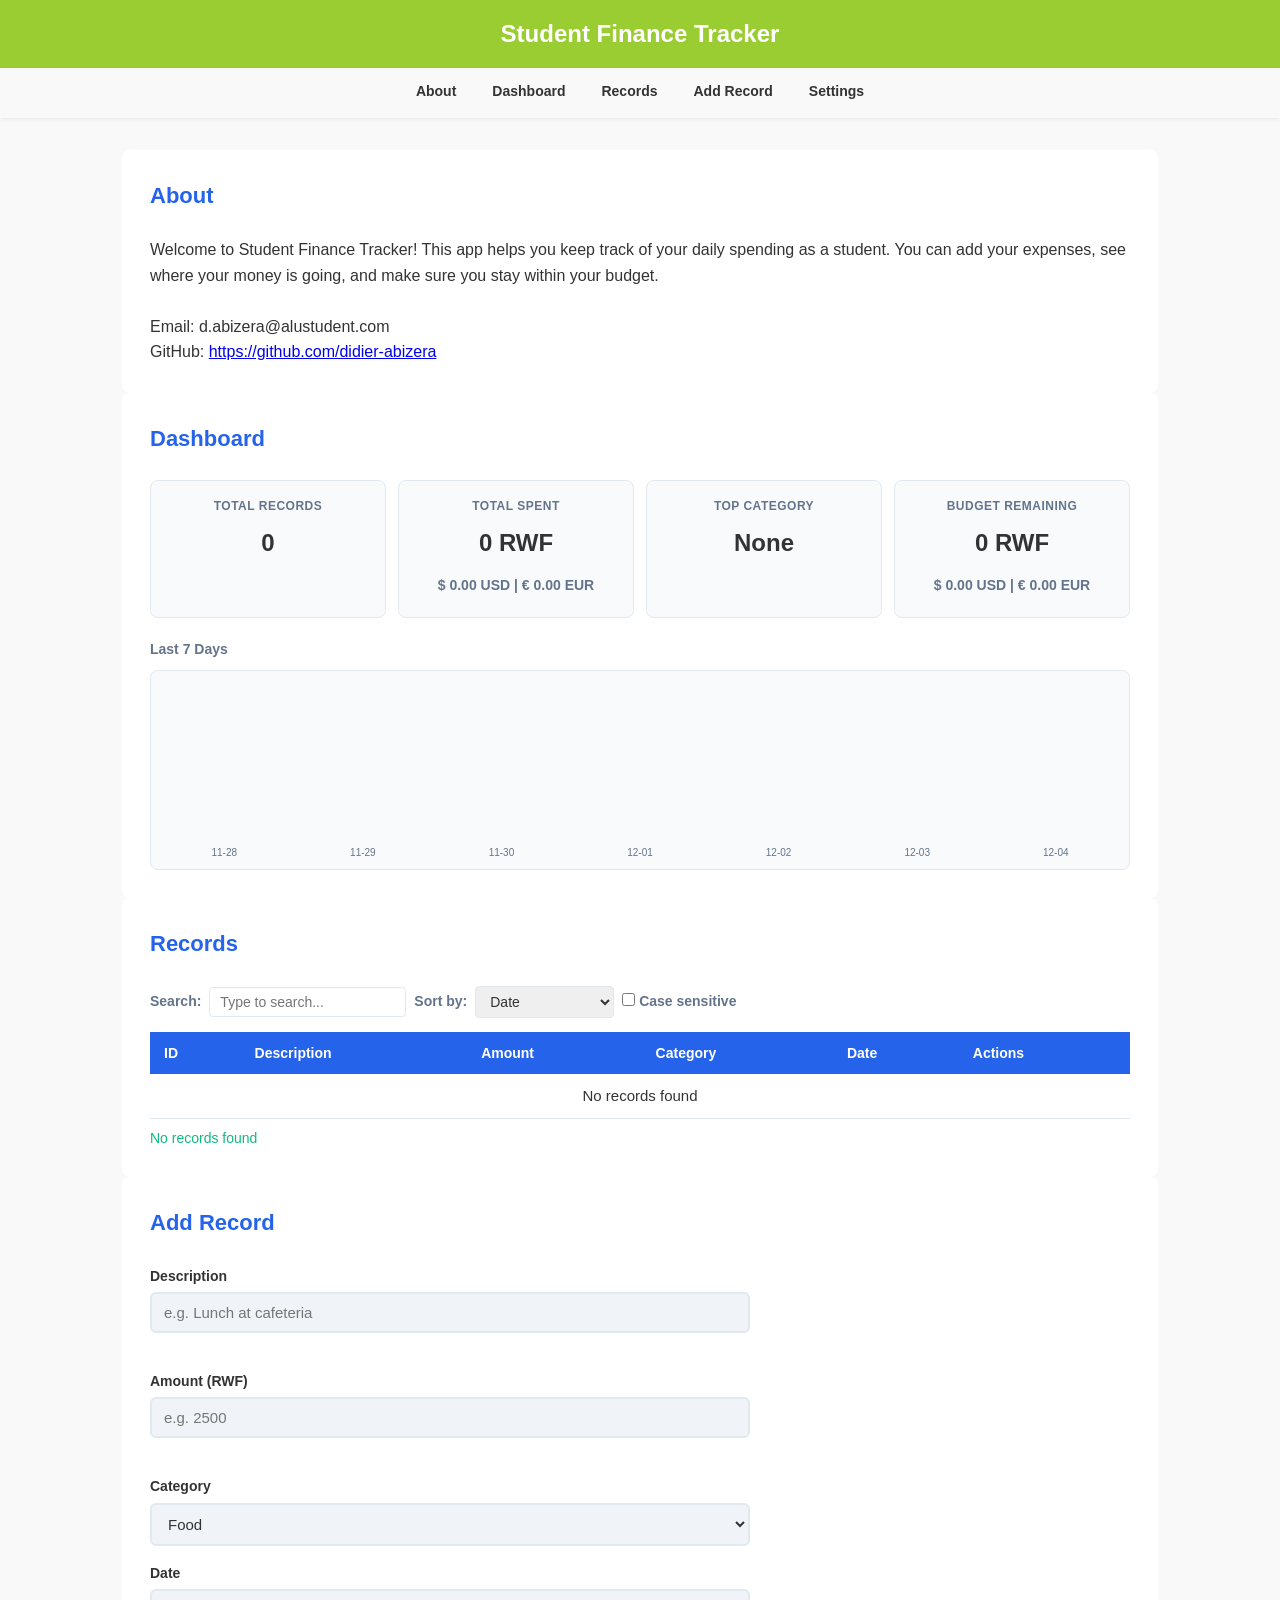
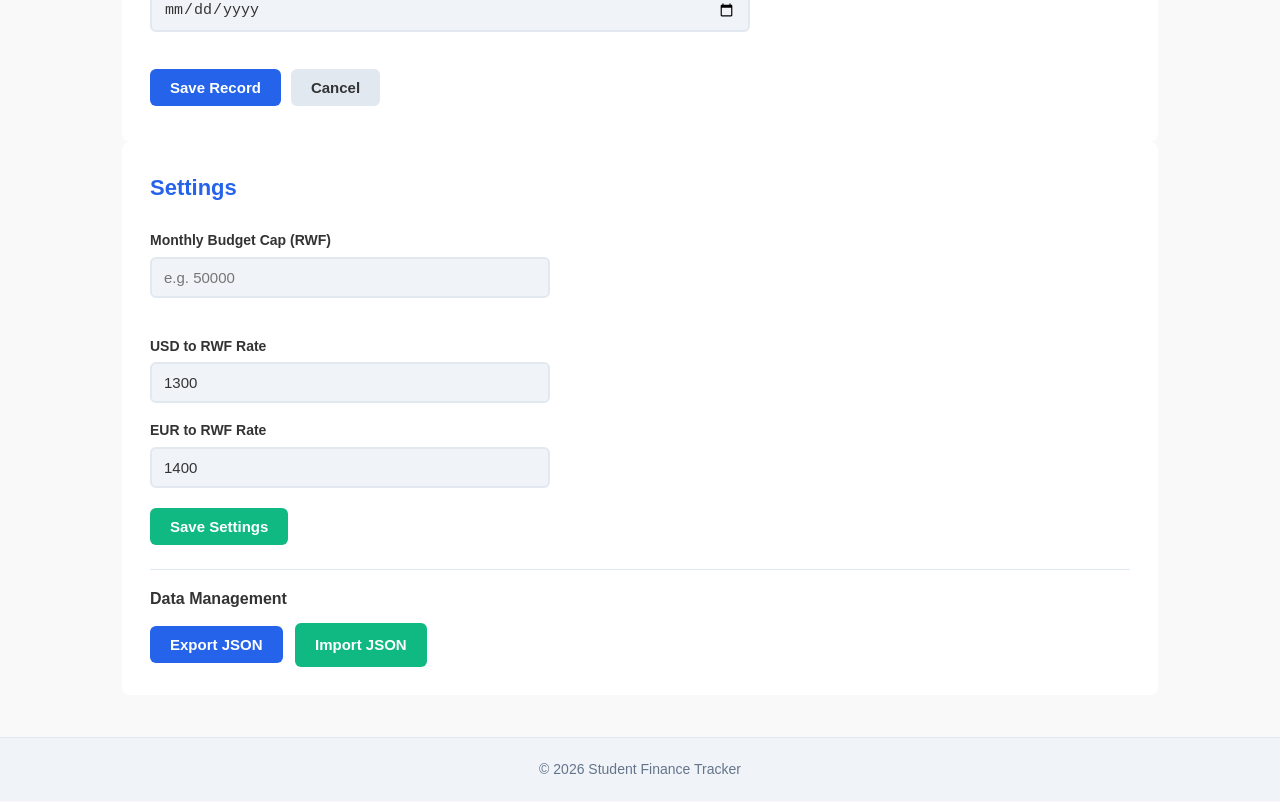
<file: index.html>
<!DOCTYPE html>
<html lang="en">
<head>
  <meta charset="UTF-8" />
  <meta name="viewport" content="width=device-width, initial-scale=1.0" />
  <title>Student Finance Tracker</title>
  <link rel="stylesheet" href="styles/main.css" />
</head>
<body>

  <!-- skip link for keyboard users -->
  <a href="#main-content" class="skip-link">Skip to main content</a>

  <!-- header -->
  <header class="site-header">
    <h1>Student Finance Tracker</h1>
    <button class="nav-toggle" aria-label="Toggle navigation">&#9776;</button>
  </header>

  <!-- navigation -->
  <nav class="site-nav" aria-label="Main navigation">
    <ul role="list">
      <li><a href="#about">About</a></li>
      <li><a href="#dashboard">Dashboard</a></li>
      <li><a href="#records">Records</a></li>
      <li><a href="#add-record">Add Record</a></li>
      <li><a href="#settings">Settings</a></li>
    </ul>
  </nav>

  <!-- main content -->
  <main id="main-content">

    <!-- about section -->
    <section id="about" class="active" aria-labelledby="about-heading">
      <h2 id="about-heading">About</h2>
      <p>Welcome to Student Finance Tracker! This app helps you keep track of your daily spending as a student. You can add your expenses, see where your money is going, and make sure you stay within your budget.</p>
      <br />
      <p>Email: d.abizera@alustudent.com</p>
      <p>GitHub: <a href="https://github.com/didier-abizera" target="_blank">https://github.com/didier-abizera</a></p>
    </section>

    <!-- dashboard section -->
    <section id="dashboard" aria-labelledby="dashboard-heading">
      <h2 id="dashboard-heading">Dashboard</h2>
      <div class="stats-grid">
        <div class="stat-card">
          <h3>Total Records</h3>
          <p id="total-records">0</p>
        </div>
        <div class="stat-card">
          <h3>Total Spent</h3>
          <p id="total-spent">0.00</p>
        </div>
        <div class="stat-card">
          <h3>Top Category</h3>
          <p id="top-category">None</p>
        </div>
        <div class="stat-card">
          <h3>Budget Remaining</h3>
          <p id="budget-remaining">0.00</p>
        </div>
      </div>
      <div class="chart-container">
        <h3>Last 7 Days</h3>
        <div id="chart" aria-label="Last 7 days spending chart"></div>
      </div>
      <div id="budget-alert" role="status" aria-live="polite"></div>
    </section>

    <!-- records section -->
    <section id="records" aria-labelledby="records-heading">
      <h2 id="records-heading">Records</h2>
      <div class="table-controls">
        <label for="search-input">Search:</label>
        <input type="text" id="search-input" placeholder="Type to search..." />
        <label for="sort-select">Sort by:</label>
        <select id="sort-select">
          <option value="date">Date</option>
          <option value="description">Description A-Z</option>
          <option value="amount">Amount</option>
        </select>
        <label>
          <input type="checkbox" id="case-toggle" />
          Case sensitive
        </label>
      </div>
      <div class="table-wrapper">
        <table id="records-table">
          <thead>
            <tr>
              <th scope="col">ID</th>
              <th scope="col">Description</th>
              <th scope="col">Amount</th>
              <th scope="col">Category</th>
              <th scope="col">Date</th>
              <th scope="col">Actions</th>
            </tr>
          </thead>
          <tbody id="records-body">
          </tbody>
        </table>
      </div>
      <div id="records-status" role="status" aria-live="polite"></div>
    </section>

    <!--Add Record Section -->
    <section id="add-record" aria-labelledby="form-heading">
      <h2 id="form-heading">Add Record</h2>
      <form id="record-form" novalidate>
        <div class="form-group">
          <label for="desc-input">Description</label>
          <input type="text" id="desc-input" name="description" placeholder="e.g. Lunch at cafeteria" required />
          <span class="error" id="desc-error" aria-live="polite"></span>
        </div>
        <div class="form-group">
          <label for="amount-input">Amount (RWF)</label>
          <input type="text" id="amount-input" name="amount" placeholder="e.g. 2500" required />
          <span class="error" id="amount-error" aria-live="polite"></span>
        </div>
        <div class="form-group">
          <label for="category-select">Category</label>
          <select id="category-select" name="category">
            <option value="Food">Food</option>
            <option value="Books">Books</option>
            <option value="Transport">Transport</option>
            <option value="Entertainment">Entertainment</option>
            <option value="Fees">Fees</option>
            <option value="Other">Other</option>
          </select>
        </div>
        <div class="form-group">
          <label for="date-input">Date</label>
          <input type="date" id="date-input" name="date" required />
          <span class="error" id="date-error" aria-live="polite"></span>
        </div>
        <div class="form-actions">
          <button type="submit" id="submit-btn">Save Record</button>
          <button type="button" id="cancel-btn">Cancel</button>
        </div>
        <div id="form-status" role="status" aria-live="polite"></div>
      </form>
    </section>

    <!-- Settings Section -->
    <section id="settings" aria-labelledby="settings-heading">
      <h2 id="settings-heading">Settings</h2>
      <form id="settings-form" novalidate>
        <div class="form-group">
          <label for="budget-cap">Monthly Budget Cap (RWF)</label>
          <input type="text" id="budget-cap" placeholder="e.g. 50000" />
          <span class="error" id="budget-error" aria-live="polite"></span>
        </div>
        <div class="form-group">
          <label for="usd-rate">USD to RWF Rate</label>
          <input type="text" id="usd-rate" placeholder="e.g. 1300" />
        </div>
        <div class="form-group">
          <label for="eur-rate">EUR to RWF Rate</label>
          <input type="text" id="eur-rate" placeholder="e.g. 1400" />
        </div>
        <button type="submit">Save Settings</button>
      </form>
      <div class="import-export">
        <h3>Data Management</h3>
        <button id="export-btn">Export JSON</button>
        <label for="import-input" class="import-label">Import JSON</label>
        <input type="file" id="import-input" accept=".json" />
      </div>
    </section>

  </main>

  <!-- footer -->
  <footer class="site-footer">
    <p>&copy; 2026 Student Finance Tracker </p>
  </footer>

  <!-- Javascript Files loaded in order -->
  <script src="scripts/storage.js"></script>
  <script src="scripts/state.js"></script>
  <script src="scripts/validators.js"></script>
  <script src="scripts/search.js"></script>
  <script src="scripts/ui.js"></script>

  <script>
    // hamburger menu toggle for mobile
    var navToggle = document.querySelector('.nav-toggle');
    var siteNav = document.querySelector('.site-nav');

    navToggle.addEventListener('click', function() {
      siteNav.classList.toggle('open');
    });

    // highlight active nav link when clicked
    var navLinks = document.querySelectorAll('.site-nav a');

    navLinks.forEach(function(link) {
      link.addEventListener('click', function() {
        navLinks.forEach(function(l) {
          l.classList.remove('active');
        });
        link.classList.add('active');
        siteNav.classList.remove('open');
      });
    });

    // start the app
    initState();
    initUI();
    renderStats();
    refreshTable();
  </script>


</body>
</html>
</file>
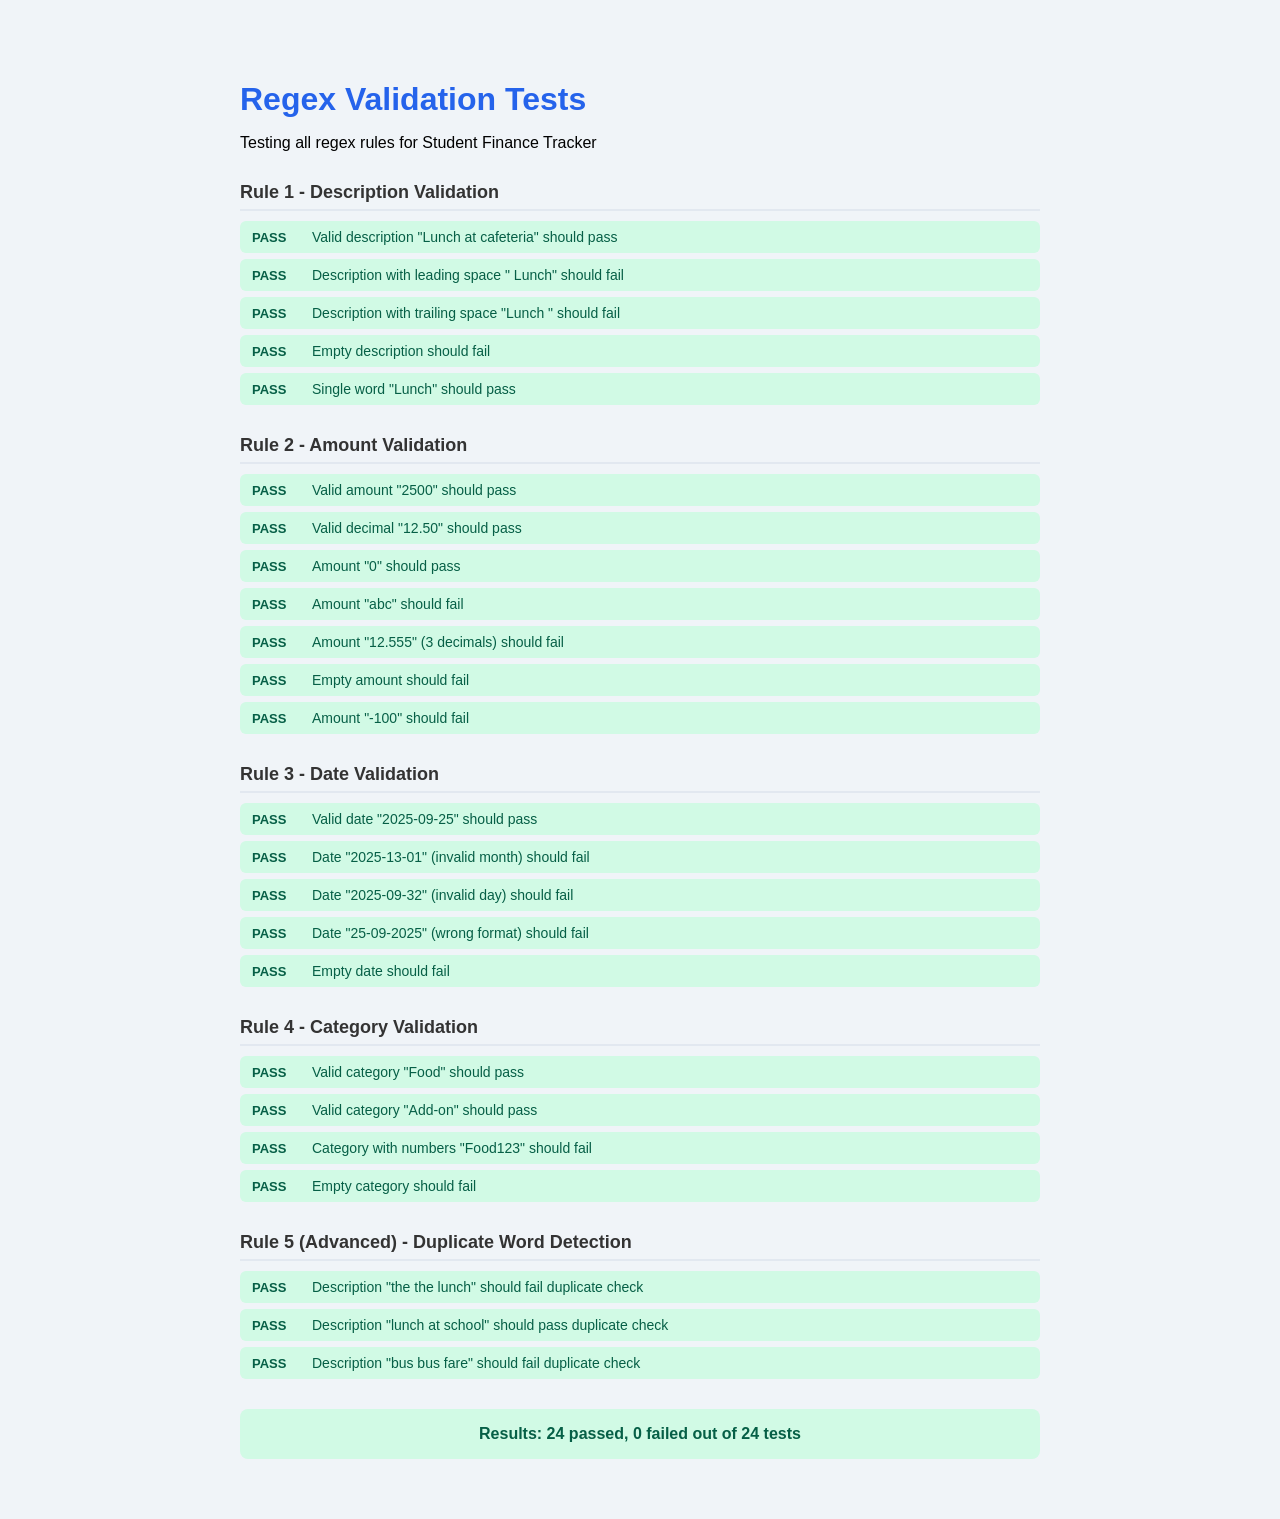
<file: tests.html>
<!DOCTYPE html>
<html lang="en">
<head>
  <meta charset="UTF-8" />
  <meta name="viewport" content="width=device-width, initial-scale=1.0" />
  <title>Regex Tests - Student Finance Tracker</title>
  <style>
    body {
      font-family: Arial, sans-serif;
      max-width: 800px;
      margin: 40px auto;
      padding: 20px;
      background: #f0f4f8;
    }

    h1 {
      color: #2563eb;
      margin-bottom: 8px;
    }

    h2 {
      color: #333;
      margin-top: 30px;
      margin-bottom: 10px;
      font-size: 18px;
      border-bottom: 2px solid #e2e8f0;
      padding-bottom: 6px;
    }

    .test {
      display: flex;
      align-items: center;
      gap: 10px;
      padding: 8px 12px;
      margin-bottom: 6px;
      border-radius: 6px;
      font-size: 14px;
    }

    .pass {
      background: #d1fae5;
      color: #065f46;
    }

    .fail {
      background: #fee2e2;
      color: #991b1b;
    }

    .badge {
      font-weight: bold;
      font-size: 13px;
      min-width: 50px;
    }

    #summary {
      margin-top: 30px;
      padding: 16px;
      border-radius: 8px;
      font-size: 16px;
      font-weight: bold;
      text-align: center;
    }
  </style>
</head>
<body>

  <h1>Regex Validation Tests</h1>
  <p>Testing all regex rules for Student Finance Tracker</p>

  <div id="test-results"></div>
  <div id="summary"></div>

  <script src="scripts/validators.js"></script>
  <script>
    var passed = 0;
    var failed = 0;
    var results = document.getElementById('test-results');

    // helper function to run a test
    function runTest(description, actual, expected) {
      var success = actual === expected;
      if (success) {
        passed++;
      } else {
        failed++;
      }

      var div = document.createElement('div');
      div.className = 'test ' + (success ? 'pass' : 'fail');
      div.innerHTML =
        '<span class="badge">' + (success ? 'PASS' : 'FAIL') + '</span>' +
        '<span>' + description + '</span>';
      results.appendChild(div);
    }

    // helper to add section heading
    function addHeading(title) {
      var h2 = document.createElement('h2');
      h2.textContent = title;
      results.appendChild(h2);
    }


    // Rule 1: Description
    
    addHeading('Rule 1 - Description Validation');

    runTest(
      'Valid description "Lunch at cafeteria" should pass',
      validateDescription('Lunch at cafeteria'),
      true
    );

    runTest(
      'Description with leading space " Lunch" should fail',
      validateDescription(' Lunch') !== true,
      true
    );

    runTest(
      'Description with trailing space "Lunch " should fail',
      validateDescription('Lunch ') !== true,
      true
    );

    runTest(
      'Empty description should fail',
      validateDescription('') !== true,
      true
    );

    runTest(
      'Single word "Lunch" should pass',
      validateDescription('Lunch'),
      true
    );

    
    // Rule 2: Amount
    
    addHeading('Rule 2 - Amount Validation');

    runTest(
      'Valid amount "2500" should pass',
      validateAmount('2500'),
      true
    );

    runTest(
      'Valid decimal "12.50" should pass',
      validateAmount('12.50'),
      true
    );

    runTest(
      'Amount "0" should pass',
      validateAmount('0'),
      true
    );

    runTest(
      'Amount "abc" should fail',
      validateAmount('abc') !== true,
      true
    );

    runTest(
      'Amount "12.555" (3 decimals) should fail',
      validateAmount('12.555') !== true,
      true
    );

    runTest(
      'Empty amount should fail',
      validateAmount('') !== true,
      true
    );

    runTest(
      'Amount "-100" should fail',
      validateAmount('-100') !== true,
      true
    );

    
    // Rule 3: Date
    
    addHeading('Rule 3 - Date Validation');

    runTest(
      'Valid date "2025-09-25" should pass',
      validateDate('2025-09-25'),
      true
    );

    runTest(
      'Date "2025-13-01" (invalid month) should fail',
      validateDate('2025-13-01') !== true,
      true
    );

    runTest(
      'Date "2025-09-32" (invalid day) should fail',
      validateDate('2025-09-32') !== true,
      true
    );

    runTest(
      'Date "25-09-2025" (wrong format) should fail',
      validateDate('25-09-2025') !== true,
      true
    );

    runTest(
      'Empty date should fail',
      validateDate('') !== true,
      true
    );

    
    // Rule 4: Category
    
    addHeading('Rule 4 - Category Validation');

    runTest(
      'Valid category "Food" should pass',
      validateCategory('Food'),
      true
    );

    runTest(
      'Valid category "Add-on" should pass',
      validateCategory('Add-on'),
      true
    );

    runTest(
      'Category with numbers "Food123" should fail',
      validateCategory('Food123') !== true,
      true
    );

    runTest(
      'Empty category should fail',
      validateCategory('') !== true,
      true
    );

    
    // Rule 5: Advanced - Duplicate Words
    
    addHeading('Rule 5 (Advanced) - Duplicate Word Detection');

    runTest(
      'Description "the the lunch" should fail duplicate check',
      checkDuplicateWords('the the lunch') !== true,
      true
    );

    runTest(
      'Description "lunch at school" should pass duplicate check',
      checkDuplicateWords('lunch at school'),
      true
    );

    runTest(
      'Description "bus bus fare" should fail duplicate check',
      checkDuplicateWords('bus bus fare') !== true,
      true
    );

    // =====================
    // Summary
    // =====================
    var summary = document.getElementById('summary');
    var total = passed + failed;
    summary.style.background = failed === 0 ? '#d1fae5' : '#fee2e2';
    summary.style.color = failed === 0 ? '#065f46' : '#991b1b';
    summary.textContent = 'Results: ' + passed + ' passed, ' + failed + ' failed out of ' + total + ' tests';
  </script>

</body>
</html>
</file>
<file: styles/main.css>
/* reset browser defaults */
* {
  margin: 0;
  padding: 0;
  box-sizing: border-box;
}

body {
  font-family: Arial, sans-serif;
  background-color: #f9f9f9;
  color: #333333;
  font-size: 16px;
  line-height: 1.6;
}

/* smooth scrolling for nav links */
html {
  scroll-behavior: smooth;
}

/* skip link for keyboard users */
.skip-link {
  position: absolute;
  top: -100px;
  left: 0;
  background: #e0e3ec;
  color: white;
  padding: 8px 16px;
  text-decoration: none;
  border-radius: 4px;
  z-index: 9999;
  font-weight: bold;
}

.skip-link:focus {
  top: 8px;
}

/* sticky header */
.site-header {
  background-color: yellowgreen;
  color: white;
  padding: 15px 21px;
  display: flex;
  justify-content: center;
  align-items: center;
  position: sticky;
  top: 0;
  z-index: 80;
}

/* centered title */
.site-header h1 {
  font-size: 22px;
  text-align: center;
  flex: 1;
}

/* hamburger button - only on mobile */
.nav-toggle {
  background: none;
  border: 2px solid white;
  color: white;
  padding: 4px 10px;
  font-size: 18px;
  cursor: pointer;
  border-radius: 4px;
  position: absolute;
  right: 20px;
  display: none;
}

.nav-toggle:hover {
  background-color: #1d4ed8;
}

/* sticky nav below header */
.site-nav {
  background-color: #f9f9f9;
  
  position: sticky;
  top: 52px;
  z-index: 99;
  box-shadow: 0 2px 4px rgba(0,0,0,0.06);
}

.site-nav ul {
  list-style: none;
  display: flex;
  flex-direction: row;
  justify-content: center;
  flex-wrap: wrap;
}

.site-nav a {
  display: block;
  padding: 12px 18px;
  color: #333333;
  text-decoration: none;
  font-weight: bold;
  font-size: 14px;
  border-bottom: 3px solid transparent;
}

.site-nav a:hover {
  color: #333333;
  border-bottom: 3px solid #2563eb;
}

/* main content */
main {
  padding: 20px 16px;
  max-width: 1100px;
  margin: 0 auto;
}

/* all sections visible always */
section {
  background: white;
  border-radius: 8px;
  padding: 24px;
  margin-bottom: 0;
  
  
  scroll-margin-top: 110px;
  animation: fadeIn 0.3s ease;
}

section h2 {
  font-size: 22px;
  color: #2563eb;
  margin-bottom: 16px;
  padding-bottom: 8px;
  
}

/* dashboard stat cards */
.stats-grid {
  display: grid;
  grid-template-columns: 1fr 1fr;
  gap: 12px;
  margin-bottom: 20px;
}

.stat-card {
  background: #f8fafc;
  border: 1px solid #e2e8f0;
  border-radius: 8px;
  padding: 16px;
  text-align: center;
}

.stat-card:hover {
  
  transform: translateY(-2px);
  transition: all 0.3s ease;
}

.stat-card h3 {
  font-size: 12px;
  color: #64748b;
  text-transform: uppercase;
  margin-bottom: 8px;
  letter-spacing: 0.5px;
}

.stat-card p {
  font-size: 24px;
  font-weight: bold;
  color: #333333;
}

/* chart area */
.chart-container {
  margin-top: 16px;
}

.chart-container h3 {
  font-size: 14px;
  color: #64748b;
  margin-bottom: 10px;
}

#chart {
  display: flex;
  align-items: flex-end;
  gap: 8px;
  height: 200px;
  background: #f8fafc;
  border: 1px solid #e2e8f0;
  border-radius: 8px;
  padding: 8px;
}

/* budget alert */
#budget-alert {
  margin-top: 12px;
  padding: 10px 14px;
  border-radius: 6px;
  font-weight: bold;
  display: none;
}

#budget-alert.under {
  background: #d1fae5;
  color: #065f46;
  display: block;
}

#budget-alert.over {
  background: #fee2e2;
  color: #991b1b;
  display: block;
}

/* search and sort controls */
.table-controls {
  display: flex;
  flex-wrap: wrap;
  gap: 8px;
  align-items: center;
  margin-bottom: 14px;
}

.table-controls label {
  font-size: 14px;
  font-weight: bold;
  color: #64748b;
}

.table-controls input[type="text"],
.table-controls select {
  padding: 6px 10px;
  border: 1px solid #e2e8f0;
  border-radius: 4px;
  font-size: 14px;
  color: #333;
}

/* records table */
.table-wrapper {
  overflow-x: auto;
}

#records-table {
  width: 100%;
  border-collapse: collapse;
  font-size: 14px;
}

#records-table th {
  background-color: #2563eb;
  color: white;
  padding: 10px 14px;
  text-align: left;
  font-weight: bold;
}

#records-table td {
  padding: 10px 14px;
  border-bottom: 1px solid #e2e8f0;
  color: #333;
}

#records-table tbody tr:hover {
  background-color: #f0f4f8;
}

#records-table tbody tr:nth-child(even) {
  background-color: #f8fafc;
}

/* empty table message */
.empty-state {
  text-align: center;
  padding: 30px;
  color: #64748b;
  font-size: 15px;
}

/* search highlight */
mark {
  background-color: #fef08a;
  color: #333;
  border-radius: 3px;
  padding: 0 2px;
}

/* form styles */
.form-group {
  margin-bottom: 16px;
  display: flex;
  flex-direction: column;
  gap: 5px;
}

.form-group label {
  font-size: 14px;
  font-weight: bold;
  color: #333;
}

.form-group input,
.form-group select {
  padding: 10px 12px;
  border: 2px solid #e2e8f0;
  border-radius: 6px;
  font-size: 15px;
  color: #333;
  background: #f0f4f8;
}

.form-group input:focus,
.form-group select:focus {
  outline: none;
  border-color: #2563eb;
  box-shadow: 0 0 0 3px rgba(37,99,235,0.1);
}

.form-group input.invalid {
  border-color: #ef4444;
}

/* error messages under inputs */
.error {
  color: #ef4444;
  font-size: 12px;
  min-height: 16px;
}

/* form action buttons */
.form-actions {
  display: flex;
  gap: 10px;
  margin-top: 8px;
}

button {
  padding: 10px 20px;
  border: none;
  border-radius: 6px;
  font-size: 15px;
  font-weight: bold;
  cursor: pointer;
}

#submit-btn {
  background-color: #2563eb;
  color: white;
}

#submit-btn:hover {
  background-color: #1d4ed8;
}

#cancel-btn {
  background-color: #e2e8f0;
  color: #333;
}

#cancel-btn:hover {
  background-color: #cbd5e1;
}

/* status messages */
#form-status,
#records-status {
  margin-top: 8px;
  font-size: 14px;
  color: #10b981;
}

/* settings form */
#settings-form .form-group {
  max-width: 400px;
}

#settings-form button[type="submit"] {
  background-color: #10b981;
  color: white;
  margin-top: 4px;
}

#settings-form button[type="submit"]:hover {
  background-color: #059669;
}

/* import export buttons */
.import-export {
  margin-top: 24px;
  padding-top: 16px;
  border-top: 1px solid #e2e8f0;
}

.import-export h3 {
  margin-bottom: 12px;
  font-size: 16px;
}

#export-btn {
  background-color: #2563eb;
  color: white;
  margin-right: 8px;
}

#export-btn:hover {
  background-color: #1d4ed8;
}

.import-label {
  display: inline-block;
  padding: 10px 20px;
  background-color: #10b981;
  color: white;
  border-radius: 6px;
  cursor: pointer;
  font-weight: bold;
  font-size: 15px;
}

.import-label:hover {
  background-color: #059669;
}

#import-input {
  display: none;
}

/* footer */
.site-footer {
  text-align: center;
  padding: 20px;
  background: #f0f4f8;
  border-top: 1px solid #e2e8f0;
  color: #64748b;
  font-size: 14px;
  margin-top: 10px;
}

/* focus styles for keyboard navigation */
a:focus,
button:focus,
input:focus,
select:focus {
  outline: 2px solid #2563eb;
  outline-offset: 2px;
}

/* mobile - hamburger shows on small screens */
@media (max-width: 767px) {
  .nav-toggle {
    display: block;
  }

  .site-nav {
    display: none;
    top: 52px;
  }

  .site-nav.open {
    display: block;
  }

  .site-nav ul {
    flex-direction: column;
  }

  .site-nav a {
    border-bottom: 1px solid #e2e8f0;
    padding: 12px 20px;
  }
}

/* tablet - 768px */
@media (min-width: 768px) {
  .site-header h1 {
    font-size: 24px;
  }

  main {
    padding: 24px;
  }

  .stats-grid {
    grid-template-columns: repeat(4, 1fr);
  }

  #chart {
    height: 160px;
  }

  #record-form {
    max-width: 600px;
  }
}

/* desktop - 1024px */
@media (min-width: 1024px) {
  main {
    padding: 32px;
  }

  section {
    padding: 28px;
  }

  #chart {
    height: 200px;
  }
}

/* fade in animation */
@keyframes fadeIn {
  from {
    opacity: 0;
    transform: translateY(8px);
  }
  to {
    opacity: 1;
    transform: translateY(0);
  }
}
</file>
